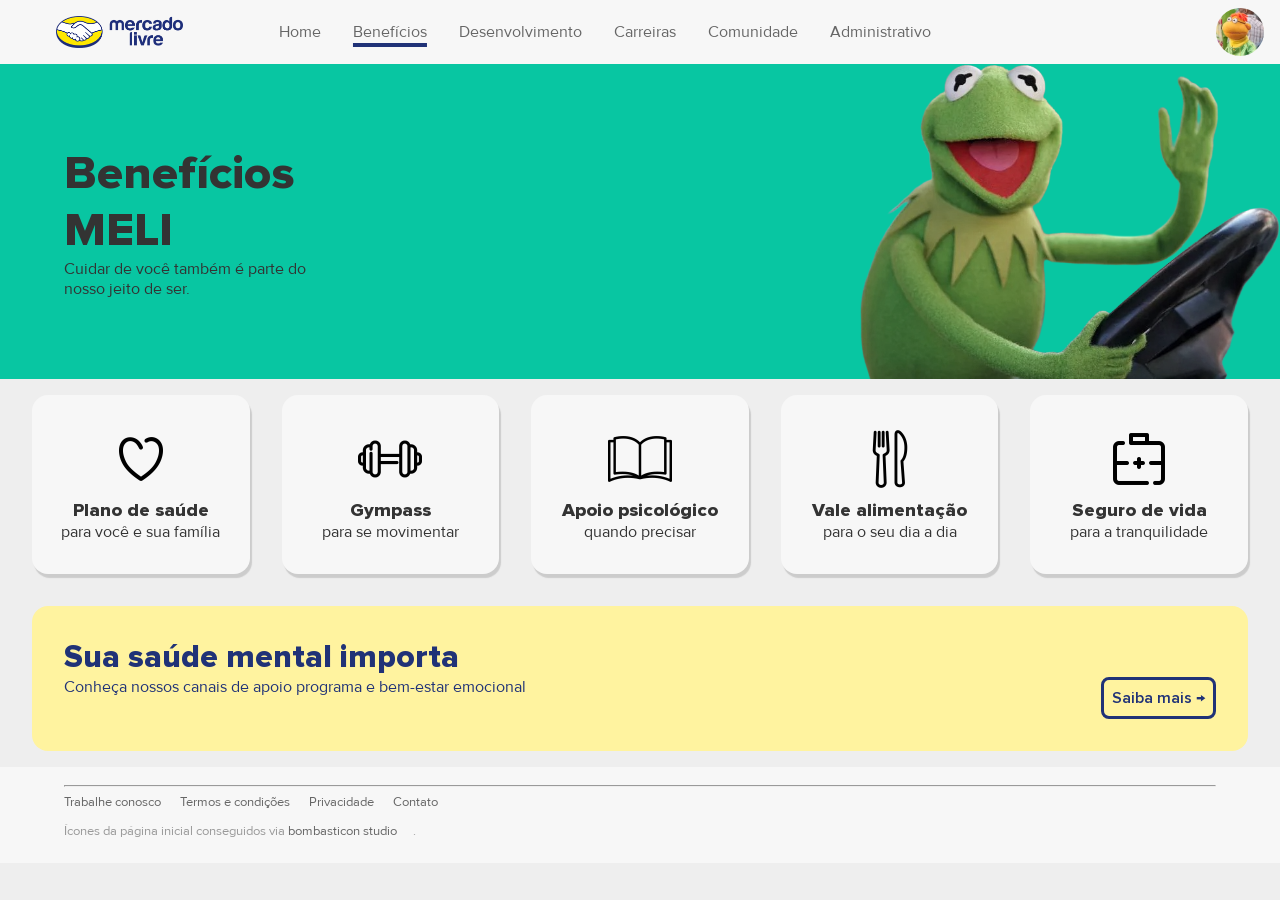
<file: client/html/beneficios.html>
<html>
    <meta charset="UTF-8">
    <meta name="viewport" content="width=device-width, initial-scale=1">
    <head>
        <link rel="icon" type="image/icon" href="../rsc/icones/favicon.ico" />
        <title>Portal Mercado Livre</title>

        <link rel="stylesheet" href="../css/global.css" />
        <link rel="stylesheet" href="../css/beneficios.css" />
    </head>

    <body>
        <nav></nav>
        <header
            data-img="beneficios"
            data-cor="credito"
        >
            <h1>
                Benefícios MELI
            </h1>
            <p>
                Cuidar de você também é parte do nosso jeito de ser.
            </p>
        </header>

        <section>
            <aside>
                <img class="icon" src="../rsc/icones/beneficios/heart.png">
                <h3>
                    Plano de saúde
                </h3>
                <p>
                    para você e sua família
                </p>
            </aside>

            <aside>
                <img class="icon" src="../rsc/icones/beneficios/weight.png">
                <h3>
                    Gympass
                </h3>
                <p>
                    para se movimentar
                </p>
            </aside>

            <aside>
                <img class="icon" src="../rsc/icones/beneficios/book.png">
                <h3>
                    Apoio psicológico
                </h3>
                <p>
                    quando precisar
                </p>
            </aside>

            <aside>
                <img class="icon" src="../rsc/icones/beneficios/fork.png">
                <h3>
                    Vale alimentação
                </h3>
                <p>
                    para o seu dia a dia
                </p>
            </aside>

            <aside>
                <img class="icon" src="../rsc/icones/beneficios/box.png">
                <h3>
                    Seguro de vida
                </h3>
                <p>
                    para a tranquilidade
                </p>
            </aside>
        </section>

        <main>

            <mark>
                <h1>
                    Sua saúde mental importa
                </h1>
                <p>
                    Conheça nossos canais de apoio programa e bem-estar emocional
                </p>
                <a>Saiba mais →</a>
            </mark>
        </main>

        <footer></footer>

    </body>

    <script src="../js/global.js" type="module"></script>

</html>
</file>
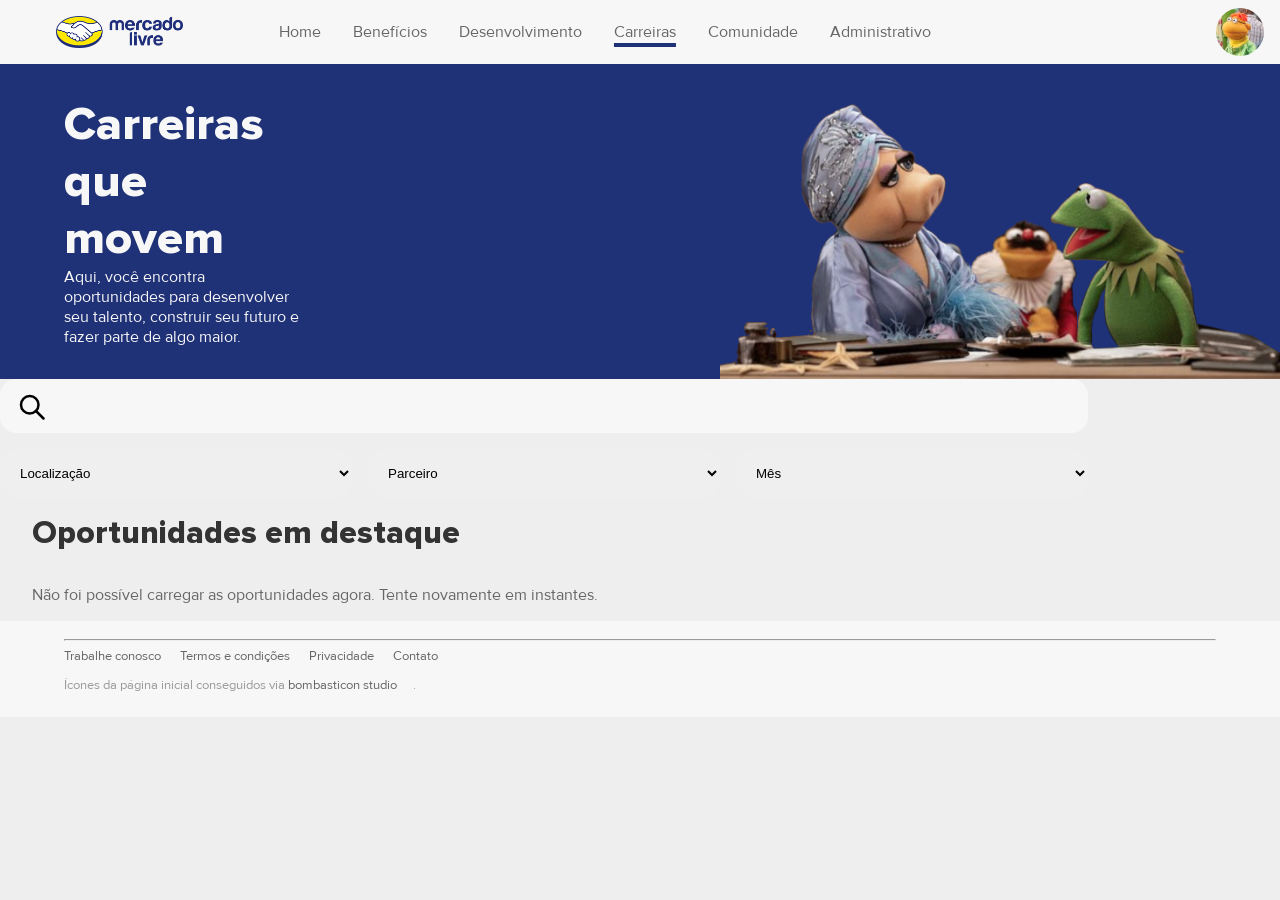
<file: client/html/carreiras.html>
<html>
    <meta charset="UTF-8">
    <meta name="viewport" content="width=device-width, initial-scale=1">
    <head>
        <link rel="icon" type="image/icon" href="../rsc/icones/favicon.ico" />
        <title>Portal Mercado Livre</title>

        <link rel="stylesheet" href="../css/global.css" />
        <link rel="stylesheet" href="../css/carreiras.css" />
    </head>

    <body>
        <nav></nav>
        <header
            data-img="carreiras"
            data-cor="azul"
        >
            <h1>
                Carreiras que movem
            </h1>
            <p>
                Aqui, você encontra oportunidades para desenvolver seu talento, construir seu futuro e fazer parte de algo maior.
            </p>
        </header>

        <search>
            <input type="text" id="pesquisaVaga" placeholder=" " />

            <select data-campo="regiao">
                <option value="">Localização</option>
            </select>

            <select data-campo="parceiro">
                <option value="">Parceiro</option>
            </select>

            <select data-campo="mes">
                <option value="">Mês</option>
            </select>
        </search>

        <main>
            <h1>
                Oportunidades em destaque
            </h1>
        </main>

        <footer></footer>

    </body>

    <script src="../js/global.js" type="module"></script>
    <script src="../js/carreiras.js" type="module"></script>

</html>
</file>
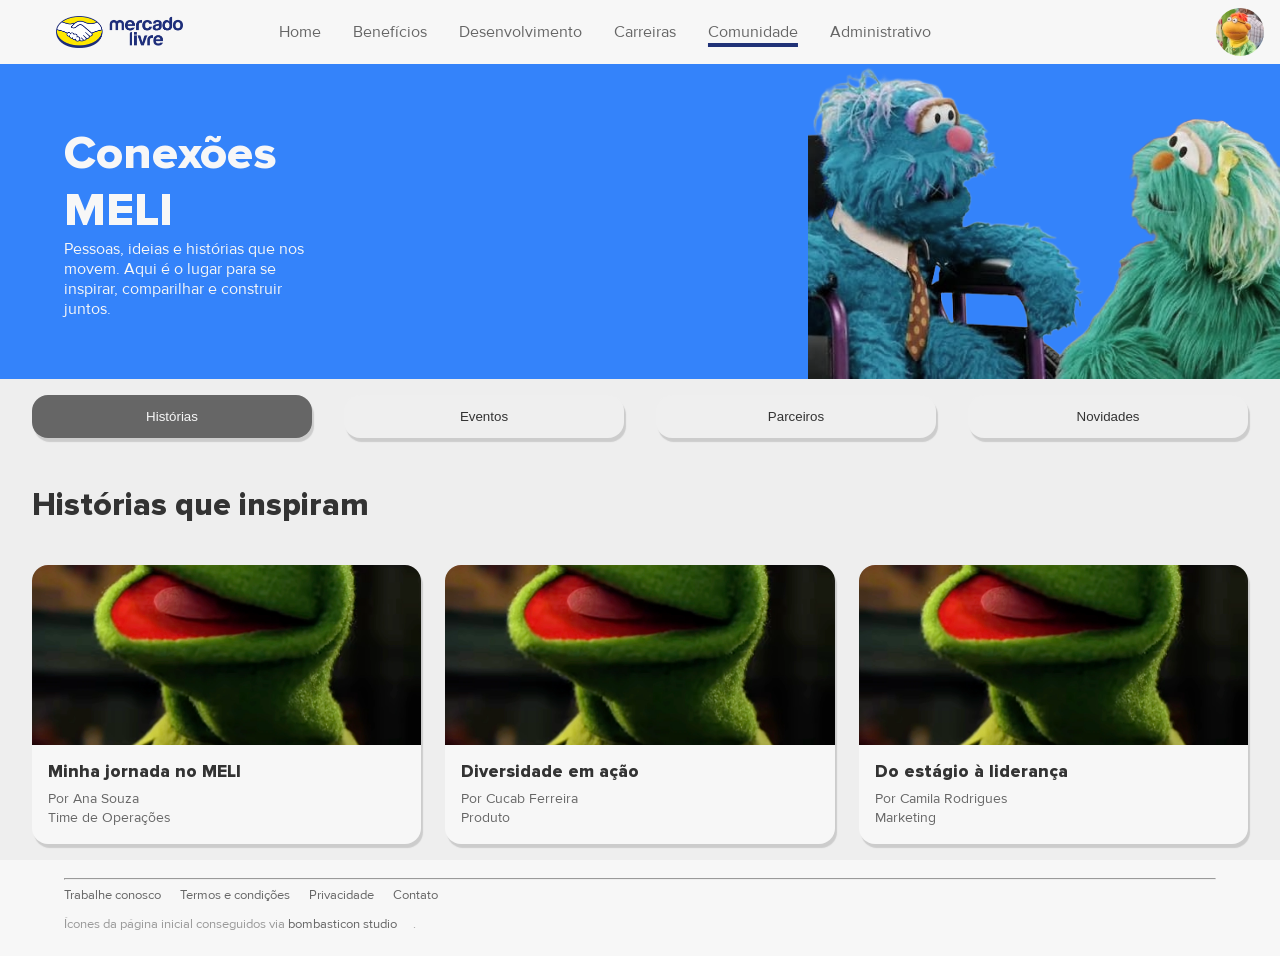
<file: client/html/comunidade.html>
<!-- manter assim?? -->

<html>

    <meta charset="UTF-8">
    <meta name="viewport" content="width=device-width, initial-scale=1">
    <head>
        <link rel="icon" type="image/icon" href="../rsc/icones/favicon.ico" />
        <title>Portal Mercado Livre</title>

        <link rel="stylesheet" href="../css/global.css" />
        <link rel="stylesheet" href="../css/comunidade.css" />
    </head>

    <body>
        <nav></nav>
        <header
            data-img="comunidade"
            data-cor="azulClaro"
        >
            <h1>
                Conexões MELI
            </h1>
            <p>
                Pessoas, ideias e histórias que nos movem. Aqui é o lugar para se inspirar, comparilhar e construir juntos.
            </p>
        </header>

        <section class="abas" role="tablist">
                <button type="button" role="tab" data-aba="historias" aria-selected="true">Histórias</button>
                <button type="button" role="tab" data-aba="eventos" aria-selected="false">Eventos</button>
                <button type="button" role="tab" data-aba="parceiros" aria-selected="false">Parceiros</button>
                <button type="button" role="tab" data-aba="novidades" aria-selected="false">Novidades</button>
        </section>

        <main></main>

        <footer></footer>
    </body>

    <script src="../js/global.js" type="module"></script>
    <script src="../js/comunidade.js" type="module"></script>

</html>
</file>
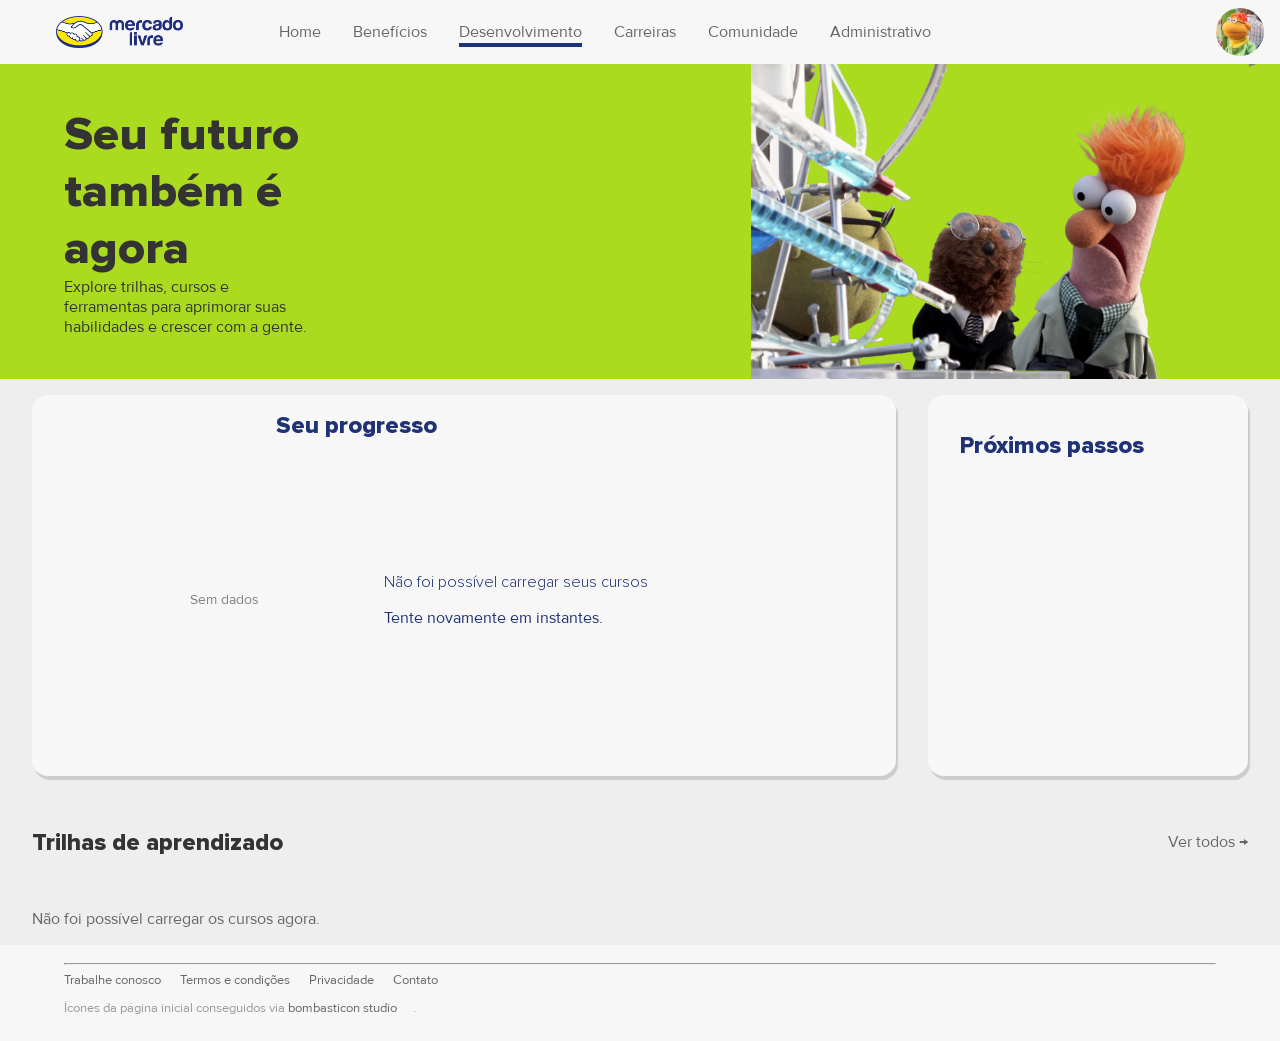
<file: client/html/desenvolvimento.html>
<html>
    <meta charset="UTF-8">
    <meta name="viewport" content="width=device-width, initial-scale=1">
    <head>
        <link rel="icon" type="image/icon" href="../rsc/icones/favicon.ico" />
        <title>Portal Mercado Livre</title>
        
        <link rel="stylesheet" href="../css/global.css" />
        <link rel="stylesheet" href="../css/desenvolvimento.css" />
    </head>

    <body>
        <nav></nav>
        <header
            data-img="desenvolvimento"
            data-cor="envios"
        >
            <h1>
                Seu futuro também é agora
            </h1>
            <p>
                Explore trilhas, cursos e ferramentas para aprimorar suas habilidades e crescer com a gente.
            </p>
        </header>

        <main class="desenvolvimento">

            <section class="ultimo">
                <h1>
                    Seu progresso
                </h1>
                <canvas class="grafico" id="graficoProgresso"></canvas>
                <div>
                    <p class="titulo" id="destaqueTitulo"></p>
                    <p id="destaqueProgresso"></p>
                    <button id="destaqueBotao" hidden>Continuar</button>
                </div>
            </section>

            <section class="proximos">
                <h2>
                    Próximos passos
                </h2>
                <ul id="proximosPassos"></ul>
            </section>

            <div>
                <h2>
                    Trilhas de aprendizado
                </h2>
                <a>
                    Ver todos →
                </a>
            </div>

        </main>

        <footer></footer>

    </body>

    <script src="../js/global.js" type="module"></script>
    <script src="../js/desenvolvimento.js" type="module"></script>

</html>
</file>
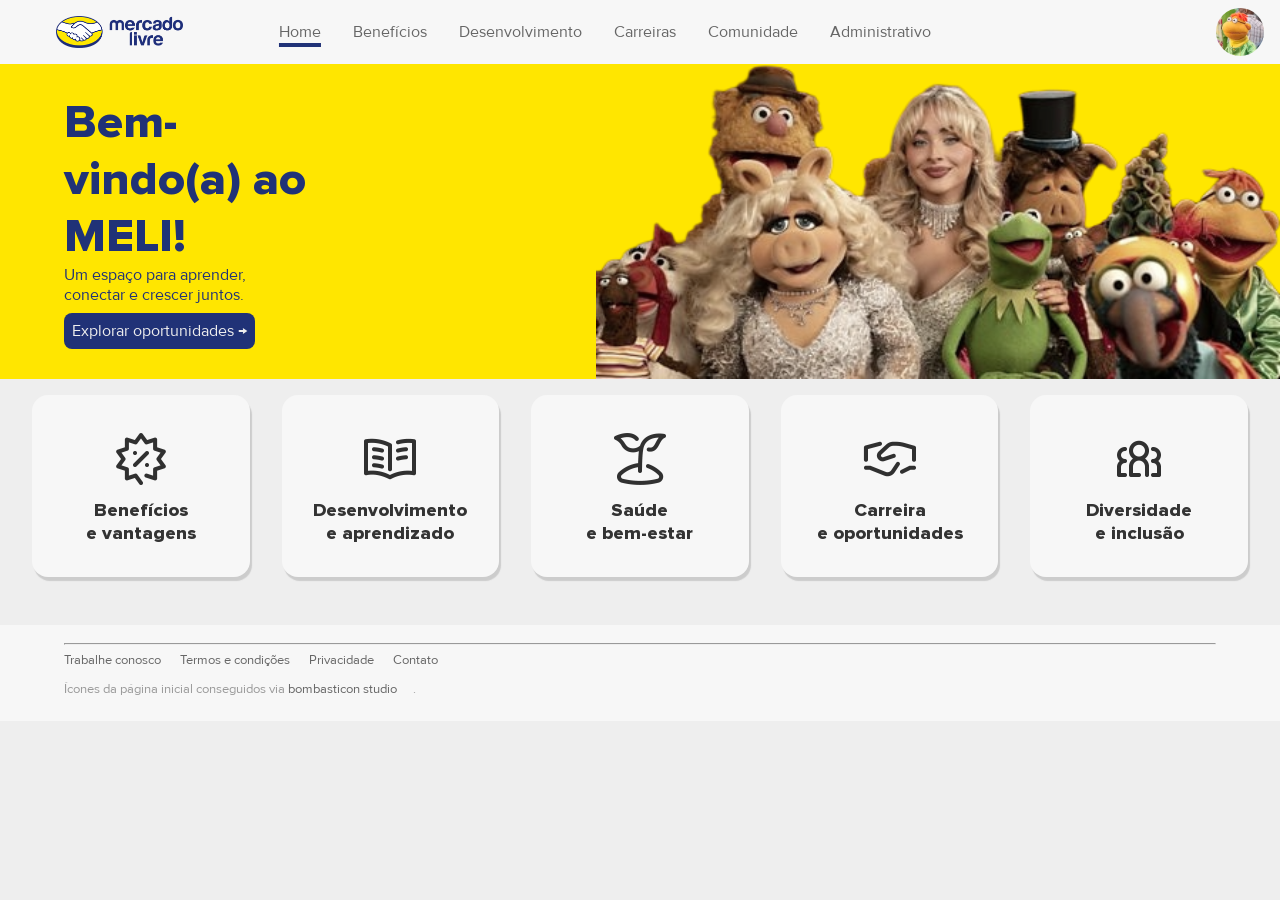
<file: client/html/home.html>
<html>
    <meta charset="UTF-8">
    <meta name="viewport" content="width=device-width, initial-scale=1">
    <head>
        <link rel="icon" type="image/icon" href="../rsc/icones/favicon.ico" />
        <title>Portal Mercado Livre</title>

        <link rel="stylesheet" href="../css/global.css" />
        <link rel="stylesheet" href="../css/home.css" />
    </head>

    <body>
        <nav></nav>
        <header
            data-img="home"
            data-cor="amarelo"
        >
            <h1>
                Bem-vindo(a) ao MELI!
            </h1>
            <p>
                Um espaço para aprender, conectar e crescer juntos.
                <a href="../html/carreiras.html">
                    Explorar oportunidades →
                </a>
            </p>
        </header>

        <section>
            <aside>
                <img class="icon" src="../rsc/icones/home/icon1.png">
                <h3>
                    Benefícios <br />e vantagens
                </h3>
            </aside>
            
            <aside>
                <img class="icon" src="../rsc/icones/home/icon2.png">
                <h3>
                    Desenvolvimento <br />e aprendizado
                </h3>
            </aside>
            
            <aside>
                <img class="icon" src="../rsc/icones/home/icon3.png">
                <h3>
                    Saúde <br />e bem-estar
                </h3>
            </aside>
            
            <aside>
                <img class="icon" src="../rsc/icones/home/icon4.png">
                <h3>
                    Carreira <br />e oportunidades
                </h3>
            </aside>
            
            <aside>
                <img class="icon" src="../rsc/icones/home/icon5.png">
                <h3>
                    Diversidade <br />e inclusão
                </h3>
            </aside>
        </section>

        <main></main>

        <footer></footer>

    </body>

    <script src="../js/global.js" type="module"></script>
    <script src="../js/home.js" type="module"></script>

</html>
</file>
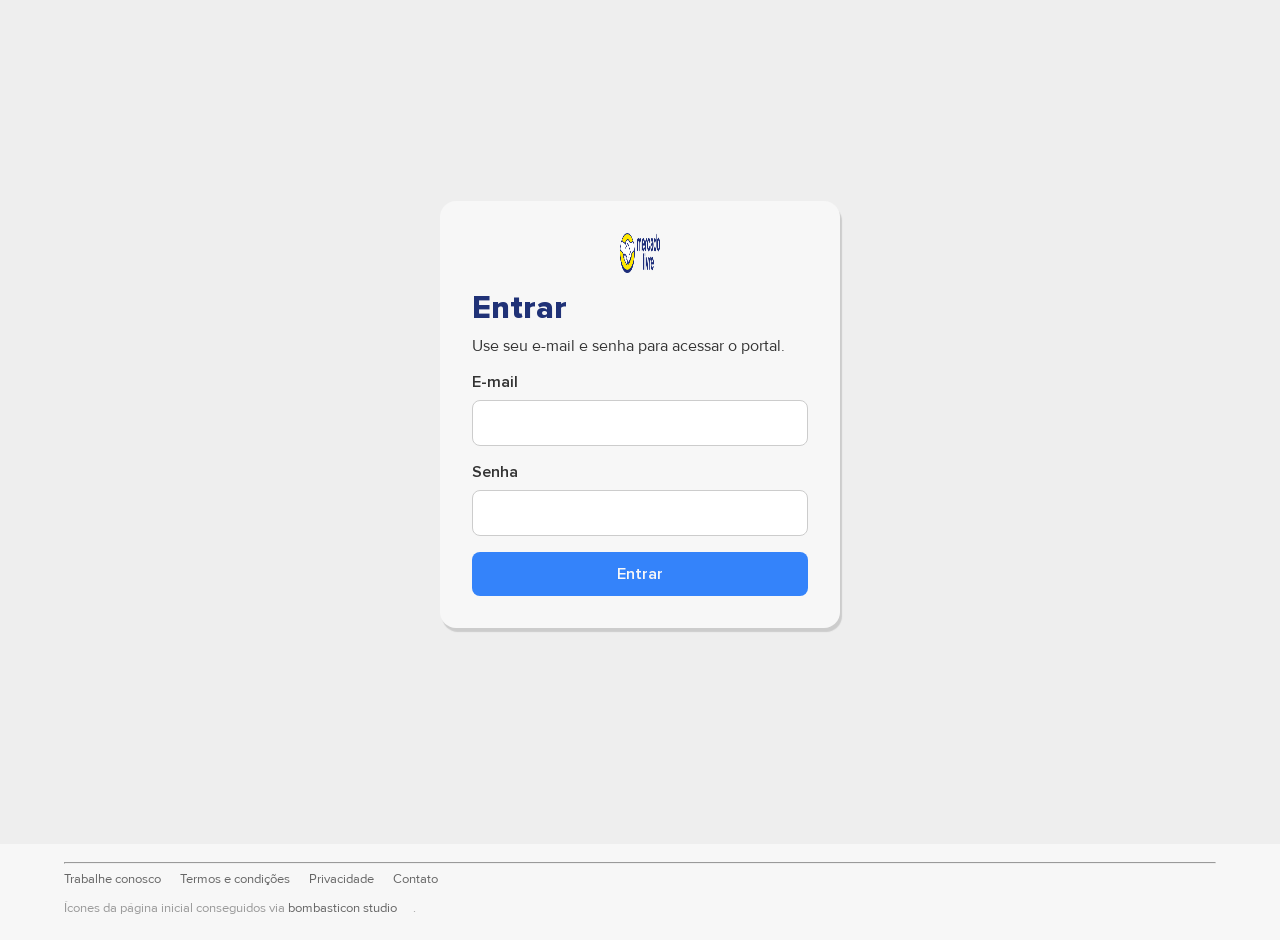
<file: client/html/login.html>
<html>
    <meta charset="UTF-8">
    <meta name="viewport" content="width=device-width, initial-scale=1">
    <head>
        <link rel="icon" type="image/icon" href="../rsc/icones/favicon.ico" />
        <title>Entrar - Portal Mercado Livre</title>

        <link rel="stylesheet" href="../css/global.css" />
        <link rel="stylesheet" href="../css/login.css" />
    </head>

    <body>
        <main>
            <form id="formLogin" novalidate>
                <img class="logo" alt="Mercado Livre" />
                <h1>Entrar</h1>
                <p>Use seu e-mail e senha para acessar o portal.</p>

                <label for="loginEmail">E-mail</label>
                <input
                    id="loginEmail"
                    name="email"
                    type="email"
                    autocomplete="username"
                    aria-describedby="erroEmail"
                    maxlength="120"
                />
                <p class="erroCampo" id="erroEmail" role="alert" hidden></p>

                <label for="loginSenha">Senha</label>
                <input
                    id="loginSenha"
                    name="senha"
                    type="password"
                    autocomplete="current-password"
                    aria-describedby="erroSenha"
                    maxlength="128"
                />
                <p class="erroCampo" id="erroSenha" role="alert" hidden></p>

                <p class="erroCampo" id="erroLogin" role="alert" hidden></p>
                <button type="submit" id="botaoEntrar">Entrar</button>
            </form>
        </main>

        <footer></footer>

    </body>

    <script src="../js/global.js" type="module"></script>
    <script src="../js/login.js" type="module"></script>

</html>
</file>
<file: client/css/global.css>
@font-face {
    font-family: 'Proxima';
    src: url("../rsc/fonte/Proxima Nova Black.ttf") format('truetype');
    font-weight: 900;
    font-style: normal;
    font-display: swap;
}
@font-face {
    font-family: 'Proxima';
    src: url("../rsc/fonte/Proxima Nova Extrabold.ttf") format('truetype');
    font-weight: 800;
    font-style: normal;
    font-display: swap;
}
@font-face {
    font-family: 'Proxima';
    src: url("../rsc/fonte/Proxima Nova Light.ttf") format('truetype');
    font-weight: 300;
    font-style: normal;
    font-display: swap;
}
@font-face {
    font-family: 'Proxima';
    src: url("../rsc/fonte/Proxima Nova Regular.ttf") format('truetype');
    font-weight: 400;
    font-style: normal;
    font-display: swap;
}
@font-face {
    font-family: 'Proxima';
    src: url("../rsc/fonte/Proxima Nova Semibold.ttf") format('truetype');
    font-weight: 600;
    font-style: normal;
    font-display: swap;
}
        .titulo, .trackline {
            font-weight: 300;
        }
        .titulo.fim {
            font-weight: 600;
        }
        .titulo.maiuscula, .subtitulo {
            font-weight: 400;
            text-transform: uppercase;
        }

:root {
    --amarelo: #FFE600;
        --amareloClaro: #FFF39F;
        --amareloMaisClaro: #FFF39F;

    --azul: #203277;
        --azulClaro: #3483FA;

    --branco: #F7F7F7;
        --branco10: #EEE;

    --cinza: #666;
        --cinzaMaisClaro: #CCC;
        --cinzaClaro: #999;
        --cinzaEscuro: #333;

    /* cores por marca */
    --credito: #08C6A2;
    --envios: #AADB1F;
    --pago: #01B1EA;
    --shops: #FB323E;
}

body {
    color: var(--cinzaEscuro);
    font-family: 'Proxima', sans-serif;
    margin: 0;
}
    a {
        color: var(--cinza);
        text-decoration: none;
    }

.logo {
    min-height: 30px;
    content: url('../rsc/icones/logoCompleto.png');
    user-select: none;
}

footer {
    background-color: var(--branco);
    font-size: 0.8em;
    user-select: none;

    padding: 12px 64px;
}
    footer a {
        transition: opacity 0.2s;
        margin-right: 16px;
    }
        footer a:hover {
            text-decoration: underline;
        }
    footer p {
        color: var(--cinzaClaro);
    }

header {
    color: var(--azul);

    display: flex;
    flex-direction: column;
    min-height: 35%;

    justify-content: center;
    padding-left: 64px;

    position: relative;
    overflow: hidden;
    user-select: none;
}
    header * {
        position: relative;
        z-index: 1;
        display: block;
    }
    header a {
        background-color: var(--azul);
        color: var(--branco10);

        cursor: pointer;
        user-select: none;

        border-radius: 8px;
        margin-top: 8px;
        padding: 8px;
        width: fit-content;
    }
    header h1 {
        font-size: 2.95em;
        margin-bottom: 0 !important;
    }
    header p {
        margin-top: 0;
    }
    header h1,
    header p {
        max-width: 20%;
    }

    header::before {
        content: "";
        position: absolute;
        inset: 0;
        z-index: 0;

        background-image: var(--bg);
        background-size: contain;
        background-position: right;
        background-repeat: no-repeat;

        filter:
            saturate(0.7);
    }

nav {
    display: grid;
    grid-template-columns: auto 1fr auto;
    align-items: center;
    min-height: 64px;

    background-color: var(--branco);
}
    nav > a {
        display: flex;
        margin-left: 40px;
    }
    nav ul {
        display: flex;
        align-items: center;
        padding: 0;
    }
        nav a {
            cursor: pointer;
            user-select: none;

            padding: 0 16px;
        }
        nav a:hover {
            text-decoration: underline solid var(--cinzaMaisClaro) 4px;
            text-underline-offset: 6px;
        }
        nav li {
            display: inline-block;
            list-style-type: none;
        }
        nav .logo {
            width: auto;

            height: 32px;
            margin-right: 64px;
        }
        .navAtual {
            text-decoration: underline solid var(--azul) 4px;
            text-underline-offset: 6px;
        }

    nav div {
        display: flex;
        align-items: center;
    }
        #avatar {
            border-radius: 50%;
            height: 48px;
            width: 48px;
        }
        #pesquisa {
            border: none;
            border-radius: 8px;
            padding: 16px;

            text-align: left;
            text-indent: 8px;

            background-color: inherit;
            background-image: url(../rsc/icones/pesquisa.svg);
            background-position: right 8px bottom 50%;
            background-repeat: no-repeat;
            background-size: 32px 32px;
        }

main {
    background-color: var(--branco10);

    display: grid;
    gap: 32px;
    padding: 16px 32px;
}
    main article {
        background-color: var(--branco);
        box-shadow: 2px 4px 1px var(--cinzaMaisClaro);
        border-radius: 16px;

        overflow: hidden;
        padding: 16px;

        align-items: center;
        display: grid;
    }
        main article a {
            margin-top: 16px;
            display: block;
        }
        main article h1 {
            color: var(--azul);
            margin: 0;
            padding: 0;
            text-align: left;
        }
        main article img {
            grid-column: 1;
            object-fit: cover;
            width: 100%;
            height: 100%;

            border-radius: 16px;
        }

        body {
            background-color: var(--branco10);
        }
            body h1 {
                margin: 16px 0;
            }
        
section {
    display: grid;
    grid-template-columns: repeat(5, 1fr);
    gap: 32px;
    padding: 16px 32px;

    user-select: none;
}
    section aside {
        background-color: var(--branco);
        color: var(--cinzaEscuro);

        box-shadow: 2px 4px 1px var(--cinzaMaisClaro);
        border-radius: 16px;

        align-content: center;
        text-align: center;
        overflow: hidden;
        padding: 32px 8px;

        gap: 16px;
    }
        aside p a {
            cursor: pointer;
            user-select: none;
        }
    section .icon {
        height: 64px;
        margin-bottom: 8px;
    }
    section h1,
    section h3 {
        margin: 0 auto;
        padding: 0;
        text-align: center;
    }

#menuHamburguer {
    display: none;
}

@media (max-width: 1024px) {
    nav {
        position: relative;
        z-index: 20;
        grid-template-columns: minmax(0, 1fr) auto minmax(0, 1fr);
        min-height: 0;
        padding: 8px 16px;
    }
        nav > a {
            justify-self: start;
            margin-left: 0;
            padding: 0;
        }
        nav .logo {
            margin-right: 0;
        }

        #menuHamburguer {
            display: flex;
            flex-direction: column;
            justify-content: center;
            align-items: center;
            gap: 5px;

            width: 44px;
            height: 44px;
            border: none;
            border-radius: 8px;
            background-color: transparent;
            cursor: pointer;
        }
            #menuHamburguer span {
                display: block;
                width: 24px;
                height: 3px;
                border-radius: 2px;
                background-color: var(--azul);
                transition: transform 0.2s, opacity 0.2s;
            }
            nav.menuAberto #menuHamburguer span:nth-child(1) {
                transform: translateY(8px) rotate(45deg);
            }
            nav.menuAberto #menuHamburguer span:nth-child(2) {
                opacity: 0;
            }
            nav.menuAberto #menuHamburguer span:nth-child(3) {
                transform: translateY(-8px) rotate(-45deg);
            }

        nav ul {
            display: none;
            position: absolute;
            top: 100%;
            left: 50%;
            transform: translateX(-50%);

            flex-direction: column;
            align-items: stretch;
            width: min(50%, 320px);
            margin: 0;
            padding: 8px;

            background-color: var(--branco);
            border-radius: 16px;
            box-shadow: 2px 4px 8px var(--cinzaMaisClaro);
            text-align: center;
        }
            nav.menuAberto ul {
                display: flex;
            }
            nav ul a {
                padding: 12px 16px;
            }
            nav li {
                display: block;
            }

        nav a:last-child {
            justify-self: end;
        }

    header {
        padding-left: 32px;
        padding-right: 32px;
    }
        header h1,
        header p {
            max-width: 45%;
        }

    main {
        gap: 24px;
        padding: 16px;
    }

    section {
        border-radius: 16px;

        grid-template-columns: repeat(3, 1fr);
        gap: 24px;
        padding: 16px;
    }

    footer {
        padding: 12px 32px;
    }
}

@media (max-width: 768px) {
    .logo {
        content: url('../rsc/icones/logoMenor.png');
    }
    header {
        min-height: 180px;
        padding: 32px 24px;
    }
        header h1,
        header p {
            max-width: 100%;
        }
        header h1 {
            font-size: 2em;
        }
        header::before {
            opacity: 0.3;
        }

    section {
        grid-template-columns: repeat(2, 1fr);
    }

    footer {
        padding: 12px 16px;
    }
}

@media (max-width: 600px) {
    main article img {
        height: 200px;
    }
}

@media (max-width: 480px) {
    nav {
        padding: 8px 12px;
    }

    header {
        padding: 24px 16px;
    }
        header h1 {
            font-size: 1.7em;
        }

    main,
    section {
        gap: 16px;
        padding: 12px;
    }

    section {
        grid-template-columns: 1fr;
    }
}

#menuUsuario {
    display: flex;
    flex-direction: column;
    min-width: 200px;
    padding: 8px;

    background-color: var(--branco);
    border-radius: 16px;
    box-shadow: 2px 4px 8px var(--cinzaMaisClaro);
}
    #menuUsuario[hidden] {
        display: none;
    }
    #menuUsuario p {
        margin: 0;
        padding: 8px 16px;
        font-weight: 600;
    }
        #menuUsuario small {
            display: block;
            color: var(--cinza);
            font-weight: 400;
        }
    #menuUsuario a,
    #menuUsuario button {
        display: block;
        border: none;
        border-radius: 8px;
        padding: 12px 16px;

        background-color: transparent;
        color: var(--cinzaEscuro);
        text-align: left;
        cursor: pointer;
    }
        #menuUsuario a:hover,
        #menuUsuario button:hover {
            background-color: var(--branco10);
        }
</file>
<file: client/css/beneficios.css>
aside h4,
aside p {
    margin: 0;
}

header {
    color: var(--cinzaEscuro);
}

mark {
    display: grid;
    grid-template-columns: repeat(2, auto);

    border-radius: 16px;
    padding: 32px;
    grid-column: span 3;

    background-color: var(--amareloMaisClaro);
    color: var(--azul);
}
    mark a {
        color: var(--azul);
        font-weight: 600;

        cursor: pointer;
        user-select: none;

        justify-self: right;
        width: fit-content;

        border: 3px solid var(--azul);
        border-radius: 8px;
        padding: 8px;
    }
    mark h1,
    mark p {
        grid-column: 1;
        margin: 0;
        text-align: left;
    }

@media (max-width: 768px) {
    mark {
        grid-template-columns: 1fr;
        padding: 24px;
    }
        mark a {
            justify-self: start;
            margin-top: 16px;
        }
}

@media (max-width: 480px) {
    mark {
        padding: 16px;
    }
}
</file>
<file: client/css/carreiras.css>
header {
    color: var(--branco);
}

search {
    display: grid;
    justify-content: center;
    justify-self: center;
    grid-template-columns: repeat(3, 1fr);
    gap: 16px;
    width: 85%;
}

select,
#pesquisaVaga {
    border: none;
    border-radius: 16px;
    padding: 16px;
}

#pesquisaVaga {
    grid-column: span 3;

    font-size: 1.2em;
    text-align: left;
    text-indent: 48px;

    background-color: var(--branco);
    background-image: url(../rsc/icones/pesquisa.svg);
    background-position: 16px;
    background-repeat: no-repeat;
    background-size: 30px 30px;
}

main {
    grid-template-columns: repeat(3, 1fr);
}
    main h1 {
        grid-column: span 3;
        margin: 0;
    }

aside * {
    margin: 4px 0;
}
    aside a {
        border: 2px solid var(--azul);
        border-radius: 8px;
        padding: 8px;
        width: fit-content;

        background-color: var(--azul);
        color: var(--branco);
        font-size: 0.8em;
    }

@media (max-width: 1024px) {
    main {
        grid-template-columns: repeat(2, 1fr);
    }
        main h1 {
            grid-column: 1 / -1;
        }
}

@media (max-width: 768px) {
    search {
        grid-template-columns: 1fr;
        width: calc(100% - 32px);
    }

    #pesquisaVaga {
        grid-column: 1 / -1;
    }
}

@media (max-width: 600px) {
    main {
        grid-template-columns: 1fr;
    }

    #pesquisaVaga {
        font-size: 1em;
    }
}

#avisoVagas {
    grid-column: 1 / -1;
    margin: 0;
    color: var(--cinza);
}
</file>
<file: client/css/comunidade.css>
header {
    color: var(--branco);
}

.abas {
    display: grid;
    grid-template-columns: repeat(4, 1fr);
}
    .abas button {
        border: none;
        box-shadow: 2px 4px 1px var(--cinzaMaisClaro);
        border-radius: 16px;

        color: var(--cinzaEscuro);

        padding: 14px 8px;

        cursor: pointer;
    }
        .abas button:hover,
        .abas button[aria-selected="true"] {
            background-color: var(--cinza);
            color: var(--branco);
        }

main {
    grid-template-columns: repeat(3, 1fr);
    gap: 24px;
}

section {
    grid-column: 1 / -1;
    display: flex;
}
    section h1 {
        color: var(--azul);
        font-size: 1.6em;
    }
    section a {
        color: var(--azulClaro);
        font-weight: 600;
    }

#avisoComunidade {
    grid-column: 1 / -1;
    margin: 0;
    color: var(--cinza);
}

main article {
    display: block;
    padding: 0;
}
    main h1 {
        grid-column: span 3;
    }
    main article img,
    main article .capa {
        display: block;
        width: 100%;
        height: 180px;
        border-radius: 0;
    }
    main article .texto {
        padding: 16px;
    }
    main article h2 {
        margin: 0;
        margin-bottom: 8px;
        font-size: 1.1em;
    }
    main article p {
        margin: 2px 0;
        color: var(--cinza);
        font-size: 0.9em;
    }

@media (max-width: 1024px) {
    main {
        grid-template-columns: repeat(2, 1fr);
    }
    main h1 {
        grid-column: span 2;
    }
}

@media (max-width: 600px) {
    .abas {
        grid-template-columns: repeat(2, 1fr);
    }
}
</file>
<file: client/css/desenvolvimento.css>
header {
    color: var(--cinzaEscuro);
}

.desenvolvimento {
    display: grid;
    grid-template-columns: repeat(4, auto);
}
    .desenvolvimento section:nth-child(1) {
        grid-column: span 3;
    }
    .desenvolvimento section:nth-child(2) {
        grid-column: span 1;
    }

.desenvolvimento .ultimo {
    display: grid;
    grid-template-columns: repeat(2, auto);
    gap: 0;

    justify-content: left;
}
    .desenvolvimento .ultimo,
    .desenvolvimento .proximos {
        color: var(--azul);
    }
    .desenvolvimento .ultimo:nth-child(1) canvas {
        height: 320px;
        width: 320px;
    }
    .desenvolvimento .ultimo h1,
    .desenvolvimento .proximos h1 {
        grid-column: span 2;
    }
    .ultimo div {
        align-content: center;
    }
    .ultimo button {
        font-size: 1.2em;
    }

.desenvolvimento>div {
    grid-column: span 4;
    display: grid;
    grid-template-columns: repeat(2, auto);
    align-items: center;
}
    .desenvolvimento>div a {
        justify-self: end;
    }

.desenvolvimento section {
    background-color: var(--branco);
    box-shadow: 2px 4px 1px var(--cinzaMaisClaro);

    display: block;
    border-radius: 16px;
    padding: 16px 32px;
}
    .desenvolvimento section button {
        border: none;
        border-radius: 32px;
        padding: 12px;

        background-color: var(--azulClaro);
        color: var(--branco);
    }

@media (max-width: 1024px) {
    .desenvolvimento {
        grid-template-columns: repeat(2, minmax(0, 1fr));
    }
        .desenvolvimento section:nth-child(1),
        .desenvolvimento section:nth-child(2) {
            grid-column: 1 / -1;
        }

    .desenvolvimento>div {
        grid-column: 1 / -1;
    }
}

@media (max-width: 768px) {
    .desenvolvimento {
        grid-template-columns: minmax(0, 1fr);
    }

    .desenvolvimento section {
        padding: 16px;
    }

    .desenvolvimento .ultimo {
        grid-template-columns: 1fr;
        justify-content: stretch;
    }
        .desenvolvimento .ultimo h1,
        .desenvolvimento .proximos h1 {
            grid-column: 1 / -1;
        }
        .desenvolvimento .ultimo:nth-child(1) canvas {
            width: 100%;
            max-width: 320px;
            height: auto;
            aspect-ratio: 1;
            justify-self: center;
        }
}

.desenvolvimento .proximos ul {
    margin: 0;
    padding-left: 20px;
}
    .desenvolvimento .proximos li {
        margin: 4px 0;
    }

.desenvolvimento section progress {
    display: block;
    width: 100%;
    height: 8px;
    margin: 8px 0 16px;
    accent-color: var(--azulClaro);
}

#avisoCursos {
    grid-column: 1 / -1;
    margin: 0;
    color: var(--cinza);
}
</file>
<file: client/css/home.css>
body {
    background-color: var(--branco10);
}
    body h1 {
        margin: 16px 0;
    }

section {
    display: grid;
    grid-template-columns: repeat(5, 1fr);
    gap: 32px;
    padding: 16px 32px;

    user-select: none;
}
    section aside {
        background-color: var(--branco);
        color: var(--cinzaEscuro);

        box-shadow: 2px 4px 1px var(--cinzaMaisClaro);
        border-radius: 16px;

        align-content: center;
        text-align: center;
        overflow: hidden;
        padding: 32px 8px;

        gap: 16px;
    }
        aside p a {
            cursor: pointer;
        }
    section .icon {
        height: 64px;
        margin-bottom: 8px;
    }
    section h1,
    section h3 {
        margin: 0 auto;
        padding: 0;
        text-align: center;
    }

    main {
        grid-template-columns: repeat(3, 1fr);
    }
        main h1 {
            grid-column: span 3;
            margin: 0 !important;
        }
        main article {
            height: 320px;

            grid-template-columns: 30% 1fr; 
            gap: 16px;
        }

@media (max-width: 1024px) {
    section {
        grid-template-columns: repeat(3, 1fr);
        gap: 24px;
        padding: 16px;
    }

    main {
        grid-template-columns: repeat(2, 1fr);
    }
        main h1 {
            grid-column: 1 / -1;
        }
}

@media (max-width: 768px) {
    section {
        grid-template-columns: repeat(2, 1fr);
    }

    main {
        grid-template-columns: 1fr;
    }
}

@media (max-width: 600px) {
    main article {
        height: auto;
        grid-template-columns: 1fr;
    }
}

@media (max-width: 480px) {
    section {
        grid-template-columns: 1fr;
        gap: 16px;
        padding: 12px;
    }
}
</file>
<file: client/css/login.css>
body {
    background-color: var(--branco10);
}

main {
    display: grid;
    place-items: center;
    min-height: calc(100vh - 120px);
    padding: 32px 16px;
}

#formLogin {
    display: grid;
    gap: 8px;
    width: min(100%, 400px);
    box-sizing: border-box;
    padding: 32px;

    background-color: var(--branco);
    border-radius: 16px;
    box-shadow: 2px 4px 1px var(--cinzaMaisClaro);
}
    #formLogin .logo {
        height: 40px;
        justify-self: center;
        margin-bottom: 8px;
    }
    #formLogin h1,
    #formLogin p {
        margin: 0;
    }
    #formLogin h1 {
        color: var(--azul);
    }
    #formLogin label {
        margin-top: 8px;
        font-weight: 600;
    }
    #formLogin input {
        border: 1px solid var(--cinzaMaisClaro);
        border-radius: 8px;
        padding: 12px;
        font: inherit;
    }
        #formLogin input:focus {
            outline: 2px solid var(--azulClaro);
            border-color: var(--azulClaro);
        }
        #formLogin input[aria-invalid="true"] {
            border-color: var(--shops);
        }

    #formLogin .erroCampo {
        min-height: 1.2em;
        color: var(--shops);
        font-size: 0.85em;
    }

    #formLogin button {
        margin-top: 8px;
        border: none;
        border-radius: 8px;
        padding: 12px 16px;

        background-color: var(--azulClaro);
        color: var(--branco);
        font: inherit;
        font-weight: 600;
        cursor: pointer;
    }
        #formLogin button:disabled {
            opacity: 0.6;
            cursor: wait;
        }
</file>
